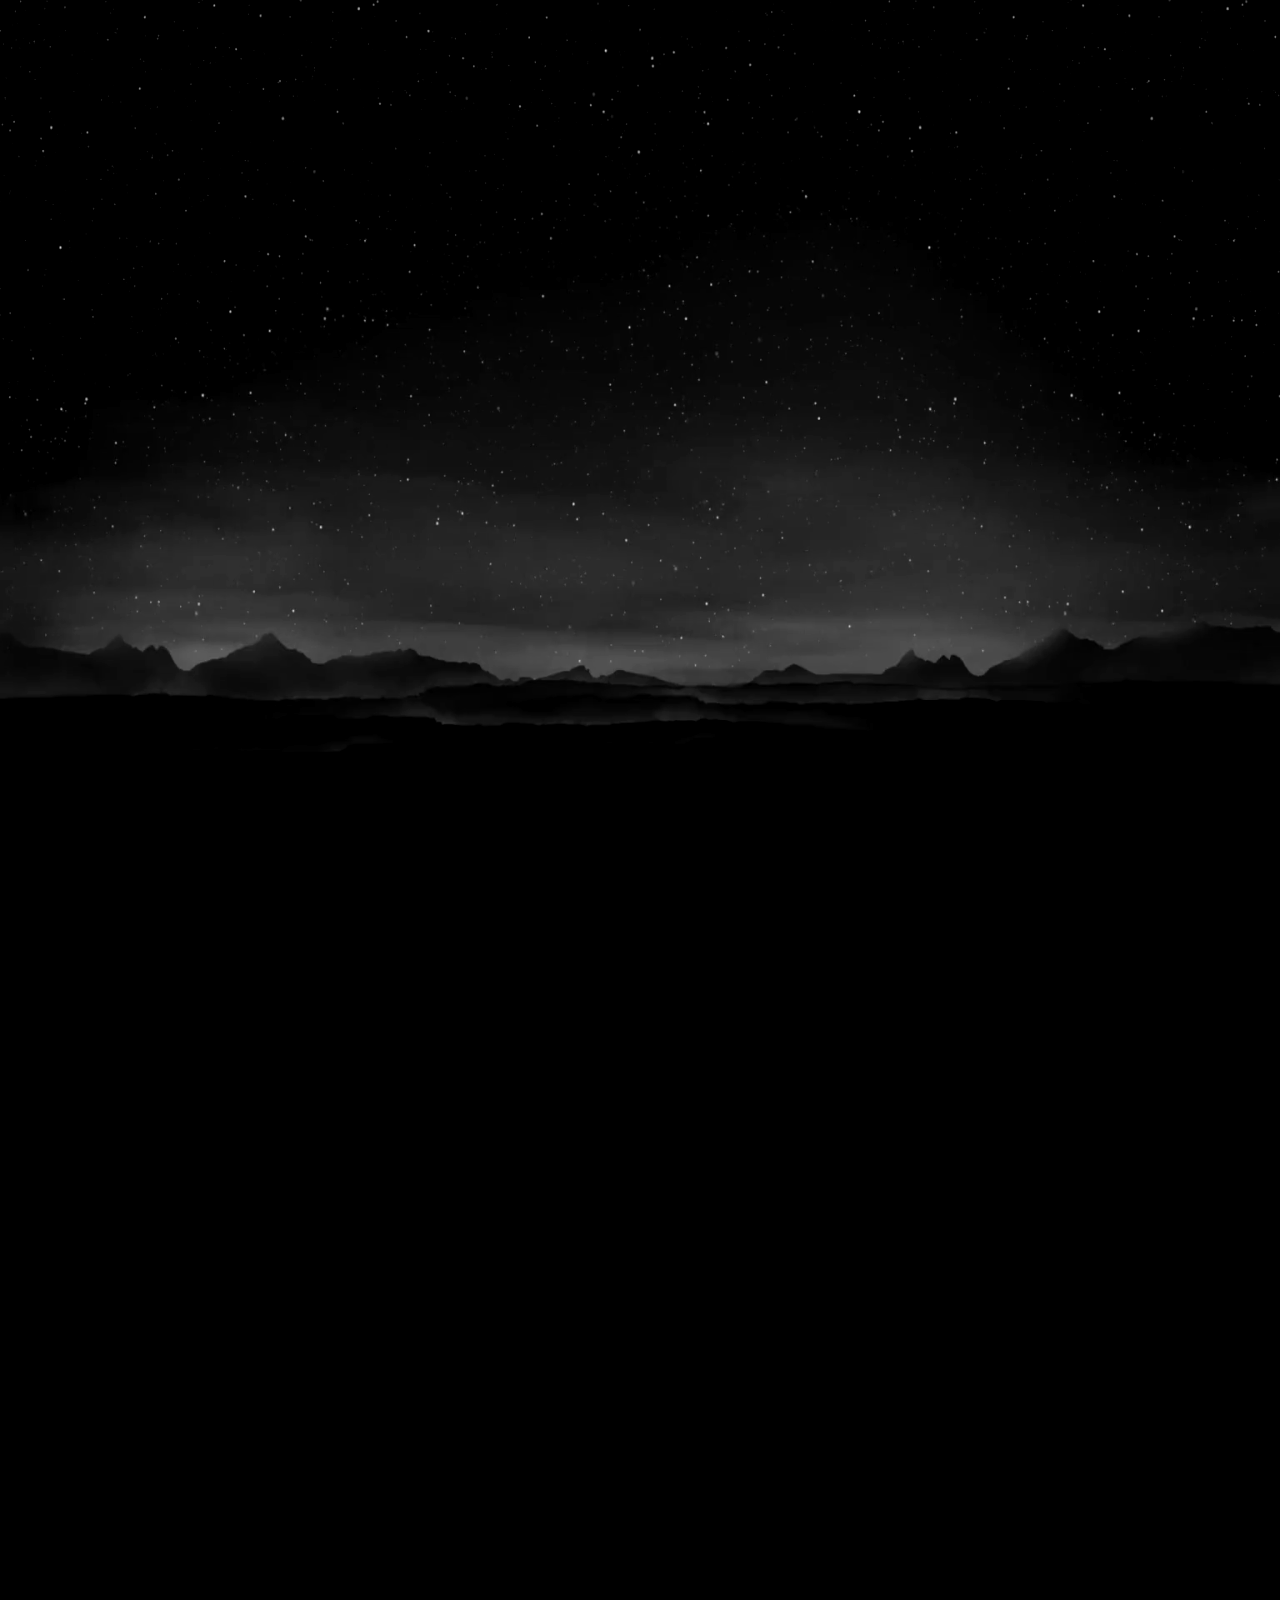
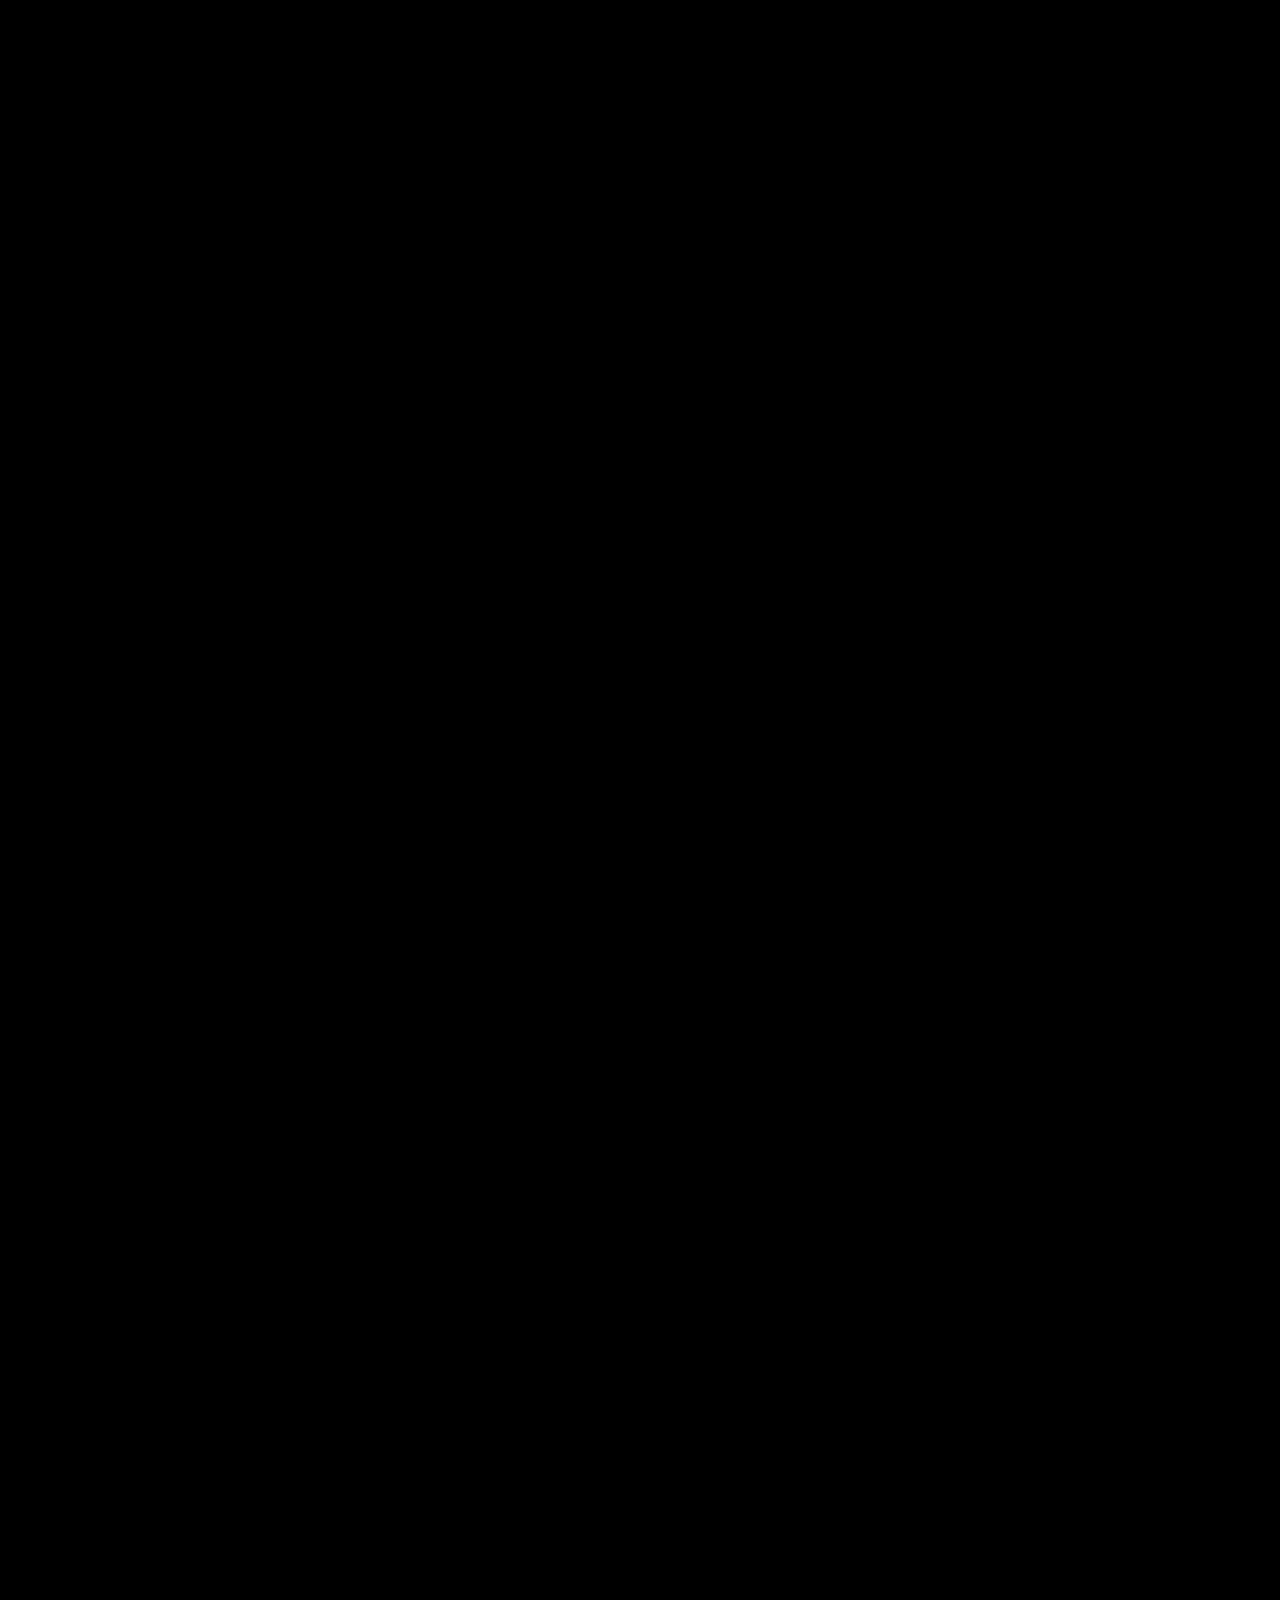
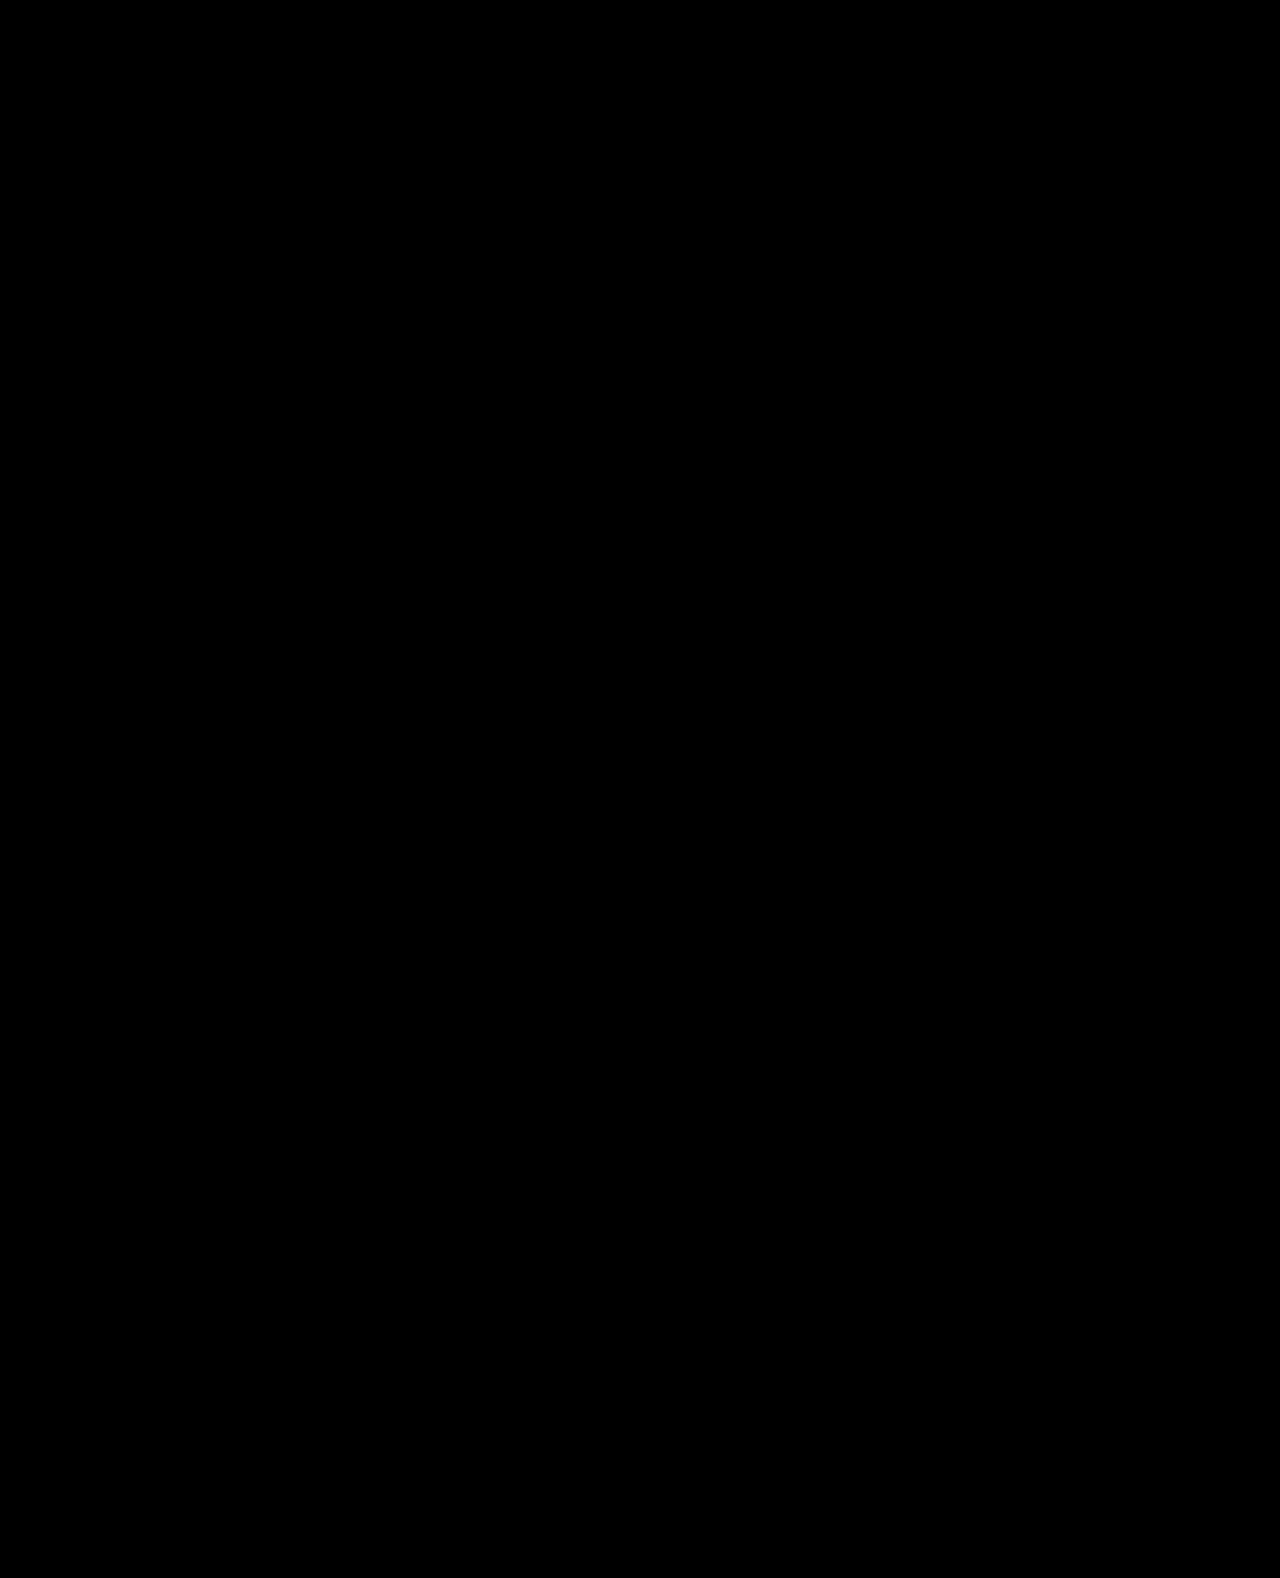
<file: pages/vys/projects.html>
<!doctype html>
<html lang="en">

<head>
    <meta charset="UTF-8" />
    <meta name="viewport" content="width=device-width, initial-scale=1.0" />
    <link rel="stylesheet" href="../../src/v/vys/s/homePage/VysHomePage.css" />
    <link rel="stylesheet" href="../../src/v/bg.css" />
    <title>Vys The Vysy0</title>

    <link rel="icon" href="../../src/v/vys/m/logo/vys-pfp.webp" type="image/webp" />

    <link rel="preconnect" href="https://fonts.googleapis.com" />
    <link rel="preconnect" href="https://fonts.gstatic.com" crossorigin />
    <link href="https://fonts.googleapis.com/css2?family=Quantico:ital,wght@0,400;0,700;1,400;1,700&display=swap"
        rel="stylesheet" />
</head>

<body>
    <video autoplay muted loop playsinline preload="auto" id="bg">
        <source src="../../src/v/vys/m/bg/night-sky.1920x1080.mp4" />
        <!-- fallback content for unsupported browsers -->
        Your browser does not support embedded videos.
    </video>

    <script type="module" src="../../src/s/vys/load/vysHomePage.js"></script>
    <div>
        <header>
            <img src="../../src/v/vys/m/logo/vysy0_transparent.png" alt="Vys The Vysy0" id="logo" loading="lazy" />
        </header>
        <nav id="main-nav">
            <div id="nav-home"><a>Home</a></div>
            <div id="nav-projects"><a>Projects</a></div>
            <div id="nav-projects"><a>Contact</a></div>
            <div id="nav-projects"><a>Credits</a></div>
        </nav>

        <main>
            <section id="content">
                <div id="projects-grid">
                    <div class="project-card">
                        <img src="../../src/v/hsmp/logo/hsmp_logo_transparent.png" alt="HiraethSMP logo"
                            class="project-image" />
                        <h1 class="project-title">HiraethSMP</h1>
                        <p class="project-description">
                            <span id="hint"
                                data-hint="Minecraft edition forwarded to Windows 10/11, Consoles and Mobile Devices.">
                                Minecraft Bedrock Edition
                            </span>
                            <span id="hint"
                                data-hint="Official Mojang's Server Hosting with limits od 10 players. Owner can join the realm even if all slots are taken.">
                                Realm
                            </span>
                            focused on nation building, economy, politics and Roleplay.<br>
                            Within the servers, players build their own nations and explore the massive custom-built 5k
                            by 5k blocks map, filled with challenges, loot and more!<br>
                        </p>
                    </div>
                    <div class="project-card">
                        <img src="../../src/v/vys/m/logo/vysy0_transparent.png" alt="Vysy0 logo"
                            class="project-image" />
                        <h1 class="project-title">Personal Site</h1>
                        <p class="project-description">Current website / portfolio.</p>
                    </div>
                    <div class="project-card">
                        <img src="../../src/v/vys/m/logo/vysLogoV2_1000px.png" alt="Alternate logo"
                            class="project-image" />
                        <h1 class="project-title">Future Project</h1>
                        <p class="project-description">
                            Placeholder until media is added.
                        </p>
                    </div>
                    <div class="project-card">
                        <img src="../../src/v/vys/m/logo/minecraft_title.png" alt="Minecraft title"
                            class="project-image" />
                        <h1 class="project-title">Minecraft Title</h1>
                        <p class="project-description">Just a demo image for testing.</p>
                    </div>
                </div>
            </section>
        </main>
    </div>
</body>

</html>
</file>
<file: src/v/vys/s/homePage/VysHomePage.css>
* {
  margin: 0;
  padding: 0;
  box-sizing: border-box;
}

html {
  scroll-behavior: smooth;
}

body {
  display: flex;
  flex-direction: column;
  align-items: center;
  padding: 0;
  margin: 0;
  background-color: black;
  font-family: 'Quantico', sans-serif;
  font-weight: 400;
  font-style: normal;
}

header {
  padding: 20px;
  display: flex;
  box-sizing: border-box;
  flex-direction: column;
  align-items: center;
  left: 0;
}

#content {
  padding: 20px;
  display: flex;
  margin: auto 200px;
  box-sizing: border-box;
  flex-direction: column;
  align-items: center;
  background-color: rgba(0, 0, 0, 0.5);
  box-shadow: 0 0 20px white;
  padding: 20px;
  border-radius: 40px;

  opacity: 0;
  filter: blur(10px);
  transition: all 1s ease;
}

#content a,
h1,
p {
  color: white;
  text-shadow: 0 0 10px white;
}

#content h1 {
  text-align: center;
  transition: transform 0.5s ease;
}

#content.loaded {
  opacity: 1;
  filter: blur(0);
}

#logo {
  max-width: 0px;
  border-radius: 1000px;
  box-shadow: 0 0 20px rgb(255, 255, 255);
  opacity: 0;
  border: 1px solid white;
  transform: rotate(360deg);
  transition:
    max-width 1s ease,
    transform 1.5s ease-out,
    border-radius 1s ease,
    box-shadow 1s ease,
    opacity 1s ease,
    border 1s ease;
}

#logo.loaded {
  max-width: 100px;
  border-radius: 1000px;
  opacity: 1;
  box-shadow: 0 0 20px rgb(255, 255, 255);
  border: 1px solid white;
  transform: rotate(0);
}

#main-nav {
  position: fixed;
  top: 10px;
  left: 10px;

  opacity: 0;
  filter: blur(10px);

  background-color: rgba(0, 0, 0, 0.5);
  box-shadow: 0 0 20px white;
  padding: 20px;
  border-radius: 40px;
  z-index: 1000;

  transition: all 1s ease;
}

#main-nav.loaded {
  color: white;

  position: fixed;
  top: 10px;
  left: 10px;

  width: auto;

  opacity: 1;
  filter: blur(0);

  background-color: rgba(0, 0, 0, 0.5);
  box-shadow: 0 0 20px white;
  padding: 20px;
  border-radius: 40px;
  z-index: 1000;
}

#main-nav a {
  color: white;
  text-decoration: none;
  font-size: 18px;
  margin: 0 10px;
  text-shadow: 0 0 10px white;

  transition: all 0.3s ease;
}

#main-nav a:hover {
  text-shadow:
    1px 1px 0 rgb(184, 182, 182),
    -1px 1px 0 rgb(184, 182, 182),
    1px -1px 0 rgb(184, 182, 182),
    -1px -1px 0 rgb(184, 182, 182),
    0px 1px 0 rgb(184, 182, 182),
    0px -1px 0 rgb(184, 182, 182),
    1px 0px 0 rgb(184, 182, 182),
    -1px 0px 0 rgb(184, 182, 182),
    0 0 20px white;
}

footer {
  position: static;
  bottom: 0;
  width: 100%;
  color: white;
  text-align: center;
  padding: 10px;
  font-size: 10px;
  line-height: 0.9;
  user-select: none;
}

footer a {
  color: rgb(83, 83, 128);
  text-decoration: none;
}

@media (max-width: 1000px) {
  #main-nav {
    position: static;
    text-align: center;
    z-index: auto;
    margin: 30px 30px;
    max-width: 100%;
  }
  #main-nav.loaded {
    position: static;
    z-index: auto;
  }
  #content {
    margin: auto 20px;
  }
}

hr {
  width: 100%;
  border-radius: 10px;
  border: 2px solid white;
  margin: 20px 0;
}
</file>
<file: src/v/bg.css>
#bg {
  position: fixed;

  top: 0;
  left: 0;
  width: 100%;
  height: 100%;
  filter: contrast(1.1) blur(50px);

  object-fit: cover;
  pointer-events: none;

  z-index: -1;

  transition: filter 1.5s ease;
}

#bg.loaded {
  filter: contrast(1.1) blur(0px);
}
</file>
